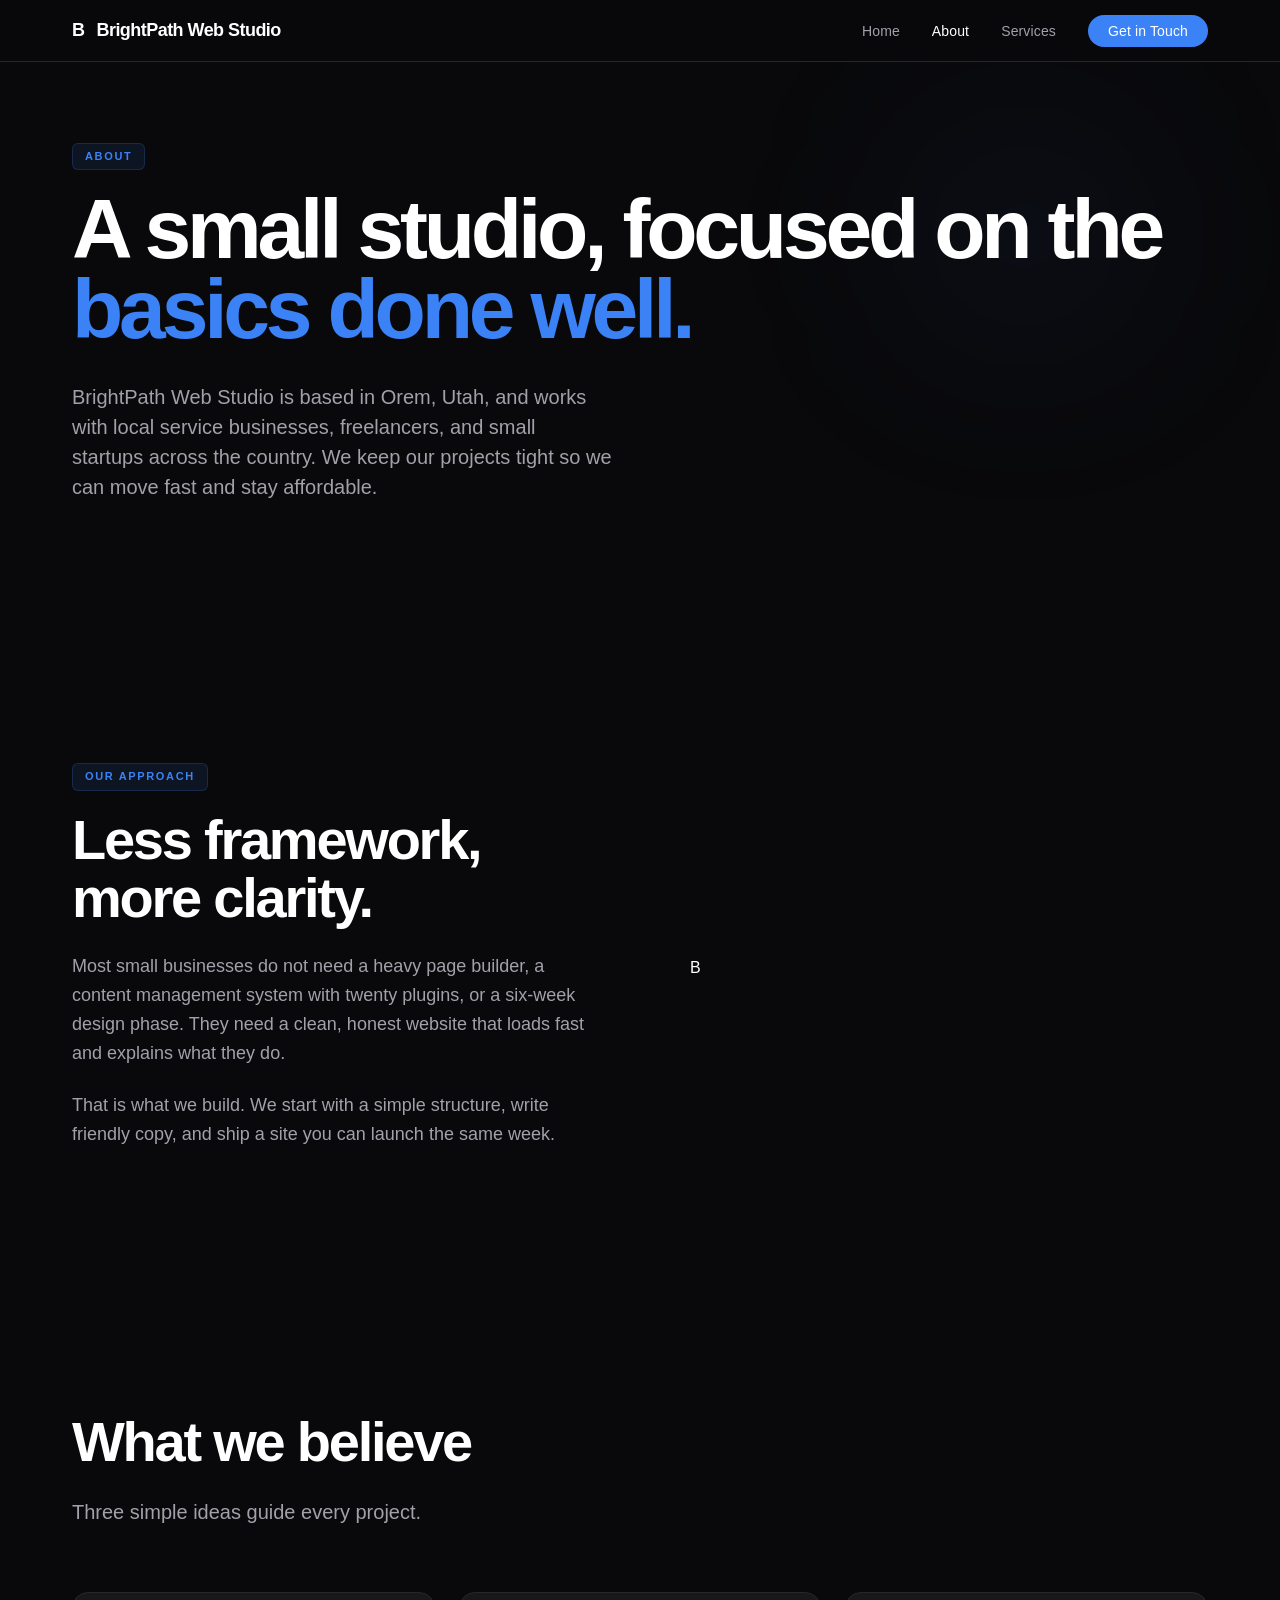
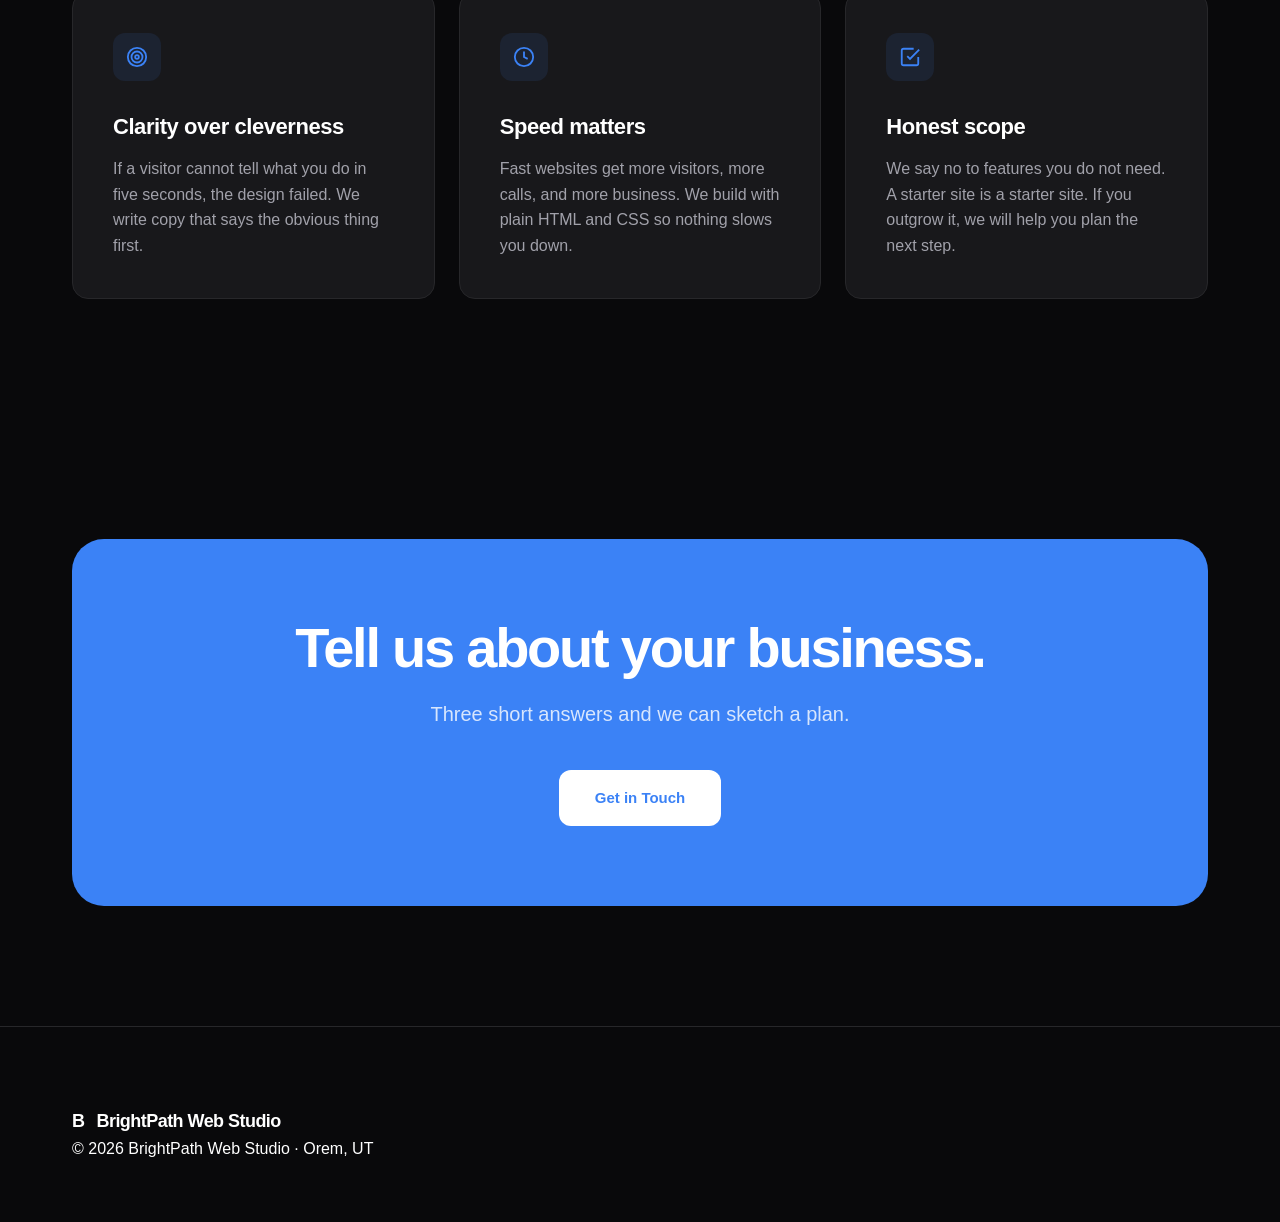
<file: about.html>
<!DOCTYPE html>
<html lang="en">
<head>
  <meta charset="UTF-8">
  <meta name="viewport" content="width=device-width, initial-scale=1.0">
  <title>About | BrightPath Web Studio</title>
  <meta name="description" content="BrightPath Web Studio is a small web design studio in Orem, Utah, building straightforward starter websites for small businesses across the U.S.">
  <meta name="google-site-verification" content="google-site-verification-token">
  <link rel="stylesheet" href="css/base.css">
</head>
<body>

  <header class="site-header">
    <nav class="nav">
      <a href="index.html" class="brand">
        <span class="brand-mark">B</span>
        <span>BrightPath Web Studio</span>
      </a>
      <button class="nav-toggle" aria-label="Menu">
        <svg width="22" height="22" viewBox="0 0 24 24" fill="none" stroke="currentColor" stroke-width="2"><line x1="3" y1="6" x2="21" y2="6"/><line x1="3" y1="12" x2="21" y2="12"/><line x1="3" y1="18" x2="21" y2="18"/></svg>
      </button>
      <ul class="nav-links">
        <li><a href="index.html">Home</a></li>
        <li><a href="about.html">About</a></li>
        <li><a href="services.html">Services</a></li>
        <li><a href="contact.html" class="nav-cta">Get in Touch</a></li>
      </ul>
    </nav>
  </header>

  <main>
    <section class="hero">
      <div class="container hero-content">
        <span class="eyebrow">About</span>
        <h1>A small studio, focused on the <span class="accent">basics done well.</span></h1>
        <p class="lead">BrightPath Web Studio is based in Orem, Utah, and works with local service businesses, freelancers, and small startups across the country. We keep our projects tight so we can move fast and stay affordable.</p>
      </div>
    </section>

    <section>
      <div class="container two-col">
        <div class="stack">
          <span class="eyebrow">Our Approach</span>
          <h2>Less framework, more clarity.</h2>
          <p>Most small businesses do not need a heavy page builder, a content management system with twenty plugins, or a six-week design phase. They need a clean, honest website that loads fast and explains what they do.</p>
          <p>That is what we build. We start with a simple structure, write friendly copy, and ship a site you can launch the same week.</p>
        </div>
        <div class="visual">
          <div class="visual-grid"></div>
          <span class="visual-blob">B</span>
        </div>
      </div>
    </section>

    <section>
      <div class="container">
        <div class="section-head">
          <h2>What we believe</h2>
          <p>Three simple ideas guide every project.</p>
        </div>
        <div class="grid">
          <div class="card">
            <div class="icon">
              <svg width="22" height="22" viewBox="0 0 24 24" fill="none" stroke="currentColor" stroke-width="2"><circle cx="12" cy="12" r="10"/><circle cx="12" cy="12" r="6"/><circle cx="12" cy="12" r="2"/></svg>
            </div>
            <h3>Clarity over cleverness</h3>
            <p>If a visitor cannot tell what you do in five seconds, the design failed. We write copy that says the obvious thing first.</p>
          </div>
          <div class="card">
            <div class="icon">
              <svg width="22" height="22" viewBox="0 0 24 24" fill="none" stroke="currentColor" stroke-width="2"><circle cx="12" cy="12" r="10"/><polyline points="12 6 12 12 16 14"/></svg>
            </div>
            <h3>Speed matters</h3>
            <p>Fast websites get more visitors, more calls, and more business. We build with plain HTML and CSS so nothing slows you down.</p>
          </div>
          <div class="card">
            <div class="icon">
              <svg width="22" height="22" viewBox="0 0 24 24" fill="none" stroke="currentColor" stroke-width="2"><path d="M9 11l3 3L22 4"/><path d="M21 12v7a2 2 0 0 1-2 2H5a2 2 0 0 1-2-2V5a2 2 0 0 1 2-2h11"/></svg>
            </div>
            <h3>Honest scope</h3>
            <p>We say no to features you do not need. A starter site is a starter site. If you outgrow it, we will help you plan the next step.</p>
          </div>
        </div>
      </div>
    </section>

    <section>
      <div class="container">
        <div class="cta-banner">
          <h2>Tell us about your business.</h2>
          <p>Three short answers and we can sketch a plan.</p>
          <a href="contact.html" class="btn btn-primary">Get in Touch</a>
        </div>
      </div>
    </section>
  </main>

  <footer class="site-footer">
    <div class="container footer-content">
      <a href="index.html" class="brand">
        <span class="brand-mark">B</span>
        <span>BrightPath Web Studio</span>
      </a>
      <p>© 2026 BrightPath Web Studio · Orem, UT</p>
    </div>
  </footer>

  <script src="js/main.js"></script>
</body>
</html>
</file>
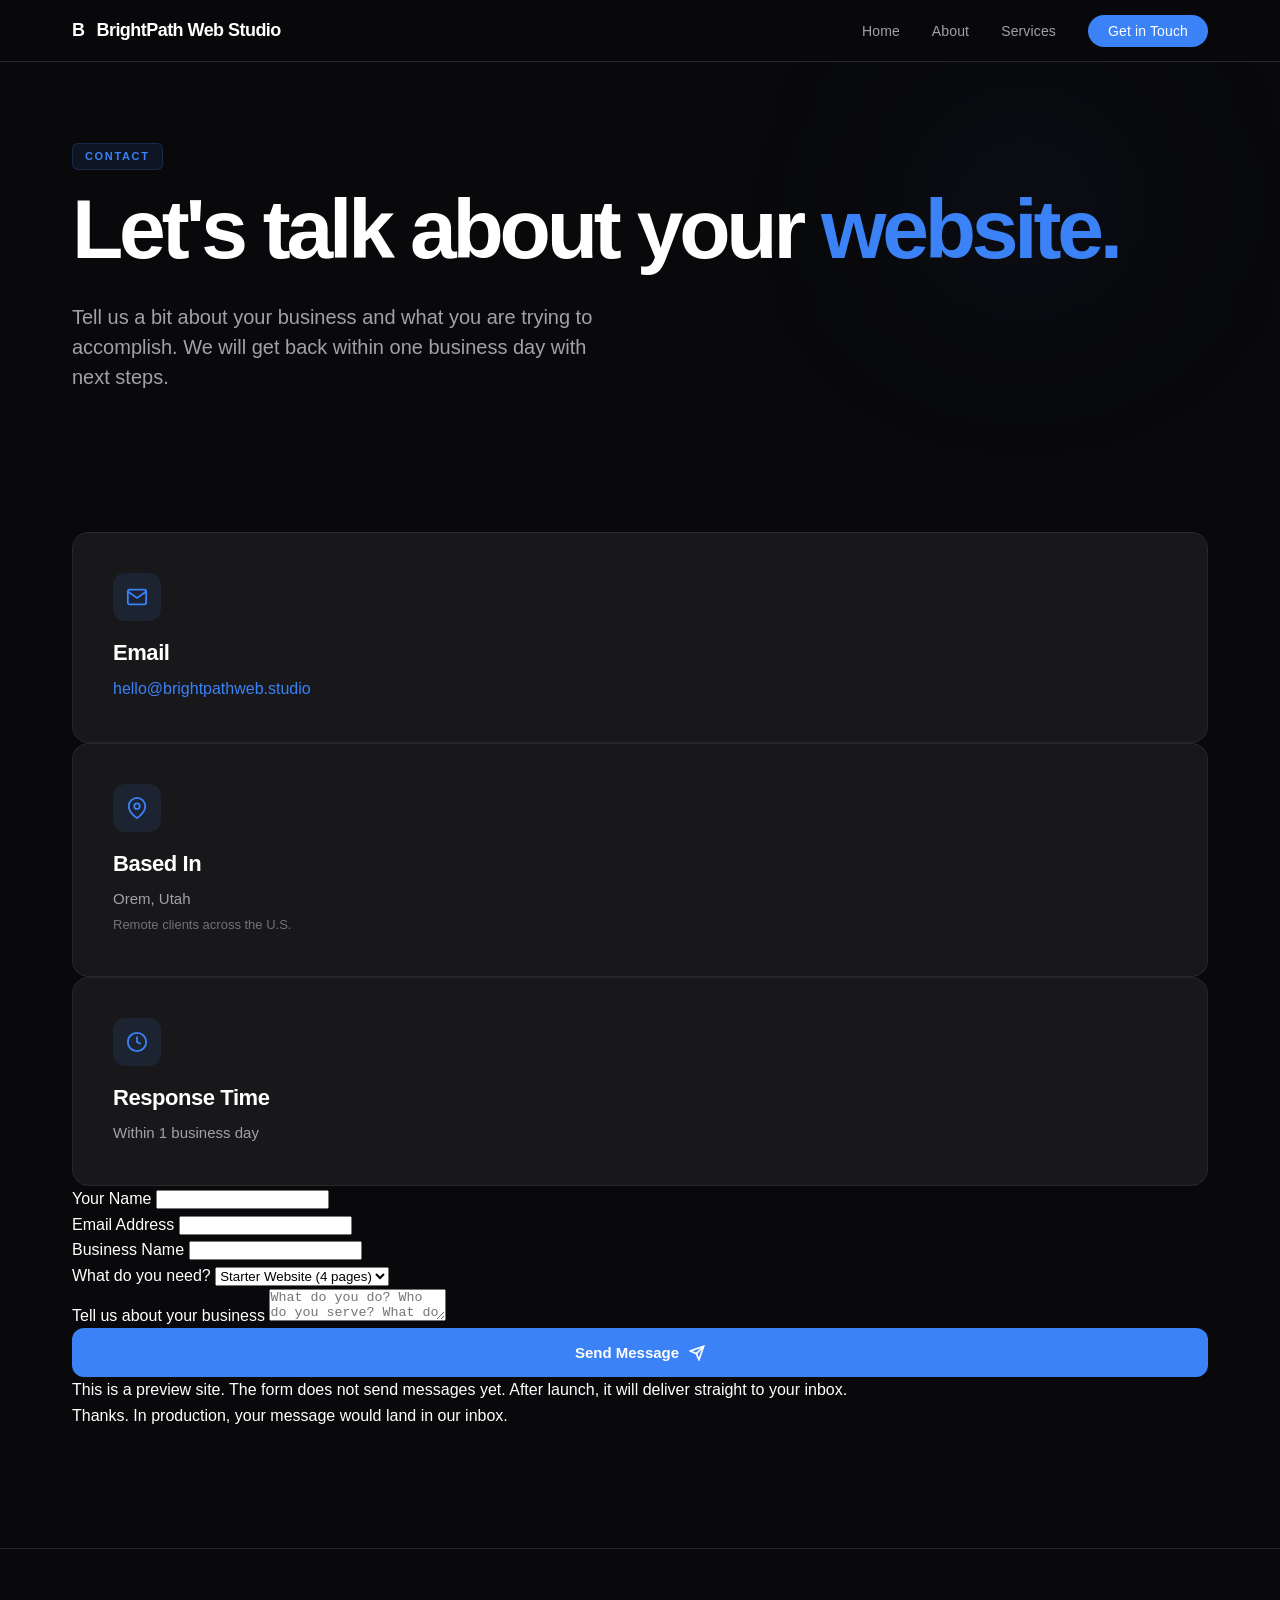
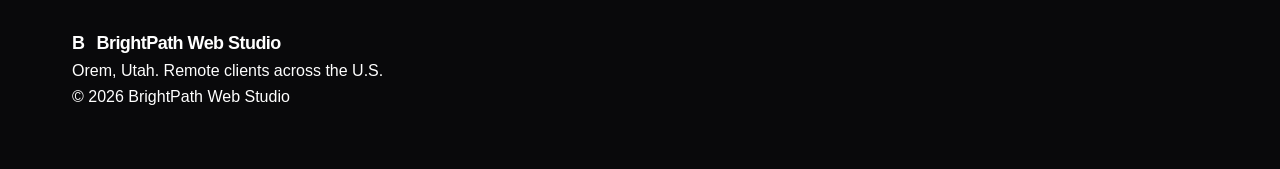
<file: contact.html>
<!DOCTYPE html>
<html lang="en">
<head>
  <meta charset="UTF-8">
  <meta name="viewport" content="width=device-width, initial-scale=1.0">
  <title>Contact | BrightPath Web Studio</title>
  <meta name="description" content="Tell us about your business and we will get back within one business day. BrightPath Web Studio builds simple websites for small businesses.">
  <meta name="google-site-verification" content="google-site-verification-token">
  <link rel="stylesheet" href="css/base.css">
</head>
<body>

  <header class="site-header">
    <nav class="nav">
      <a href="index.html" class="brand">
        <span class="brand-mark">B</span>
        <span>BrightPath Web Studio</span>
      </a>
      <button class="nav-toggle" aria-label="Menu">
        <svg width="22" height="22" viewBox="0 0 24 24" fill="none" stroke="currentColor" stroke-width="2"><line x1="3" y1="6" x2="21" y2="6"/><line x1="3" y1="12" x2="21" y2="12"/><line x1="3" y1="18" x2="21" y2="18"/></svg>
      </button>
      <ul class="nav-links">
        <li><a href="index.html">Home</a></li>
        <li><a href="about.html">About</a></li>
        <li><a href="services.html">Services</a></li>
        <li><a href="contact.html" class="nav-cta">Get in Touch</a></li>
      </ul>
    </nav>
  </header>

  <main>
    <section class="hero">
      <div class="container hero-content">
        <span class="eyebrow">Contact</span>
        <h1>Let's talk about your <span class="accent">website.</span></h1>
        <p class="lead">Tell us a bit about your business and what you are trying to accomplish. We will get back within one business day with next steps.</p>
      </div>
    </section>

    <section style="padding-top:0">
      <div class="container">

        <div class="contact-info">
          <div class="card">
            <div class="icon" style="margin:0 auto 14px">
              <svg width="22" height="22" viewBox="0 0 24 24" fill="none" stroke="currentColor" stroke-width="2"><path d="M4 4h16c1.1 0 2 .9 2 2v12c0 1.1-.9 2-2 2H4c-1.1 0-2-.9-2-2V6c0-1.1.9-2 2-2z"/><polyline points="22,6 12,13 2,6"/></svg>
            </div>
            <h3 style="margin-bottom:6px">Email</h3>
            <a href="mailto:hello@brightpathweb.studio">hello@brightpathweb.studio</a>
          </div>
          <div class="card">
            <div class="icon" style="margin:0 auto 14px">
              <svg width="22" height="22" viewBox="0 0 24 24" fill="none" stroke="currentColor" stroke-width="2"><path d="M21 10c0 7-9 13-9 13s-9-6-9-13a9 9 0 0 1 18 0z"/><circle cx="12" cy="10" r="3"/></svg>
            </div>
            <h3 style="margin-bottom:6px">Based In</h3>
            <p style="color:var(--text-dim);font-size:15px">Orem, Utah</p>
            <p style="color:var(--text-mute);font-size:13px;margin-top:4px">Remote clients across the U.S.</p>
          </div>
          <div class="card">
            <div class="icon" style="margin:0 auto 14px">
              <svg width="22" height="22" viewBox="0 0 24 24" fill="none" stroke="currentColor" stroke-width="2"><circle cx="12" cy="12" r="10"/><polyline points="12 6 12 12 16 14"/></svg>
            </div>
            <h3 style="margin-bottom:6px">Response Time</h3>
            <p style="color:var(--text-dim);font-size:15px">Within 1 business day</p>
          </div>
        </div>

        <form class="form contact-form">
          <div class="form-row">
            <label for="name">Your Name</label>
            <input type="text" id="name" name="name" required>
          </div>
          <div class="form-row">
            <label for="email">Email Address</label>
            <input type="email" id="email" name="email" required>
          </div>
          <div class="form-row">
            <label for="business">Business Name</label>
            <input type="text" id="business" name="business">
          </div>
          <div class="form-row">
            <label for="service">What do you need?</label>
            <select id="service" name="service">
              <option value="starter">Starter Website (4 pages)</option>
              <option value="landing">One-Page Landing Site</option>
              <option value="redesign">Basic Redesign</option>
              <option value="maintenance">Simple Maintenance</option>
              <option value="unsure">Not sure yet</option>
            </select>
          </div>
          <div class="form-row">
            <label for="message">Tell us about your business</label>
            <textarea id="message" name="message" placeholder="What do you do? Who do you serve? What do you want visitors to do on your site?" required></textarea>
          </div>
          <button type="submit" class="btn btn-primary" style="width:100%;justify-content:center">
            Send Message
            <svg width="16" height="16" viewBox="0 0 24 24" fill="none" stroke="currentColor" stroke-width="2.5"><line x1="22" y1="2" x2="11" y2="13"/><polygon points="22 2 15 22 11 13 2 9 22 2"/></svg>
          </button>
          <div class="form-note">This is a preview site. The form does not send messages yet. After launch, it will deliver straight to your inbox.</div>
          <div class="success-msg">Thanks. In production, your message would land in our inbox.</div>
        </form>

      </div>
    </section>
  </main>

  <footer class="site-footer">
    <div class="container footer-content">
      <a href="index.html" class="brand">
        <span class="brand-mark">B</span>
        <span>BrightPath Web Studio</span>
      </a>
      <p>Orem, Utah. Remote clients across the U.S.</p>
      <p>&copy; 2026 BrightPath Web Studio</p>
    </div>
  </footer>

  <script src="js/main.js"></script>
</body>
</html>
</file>
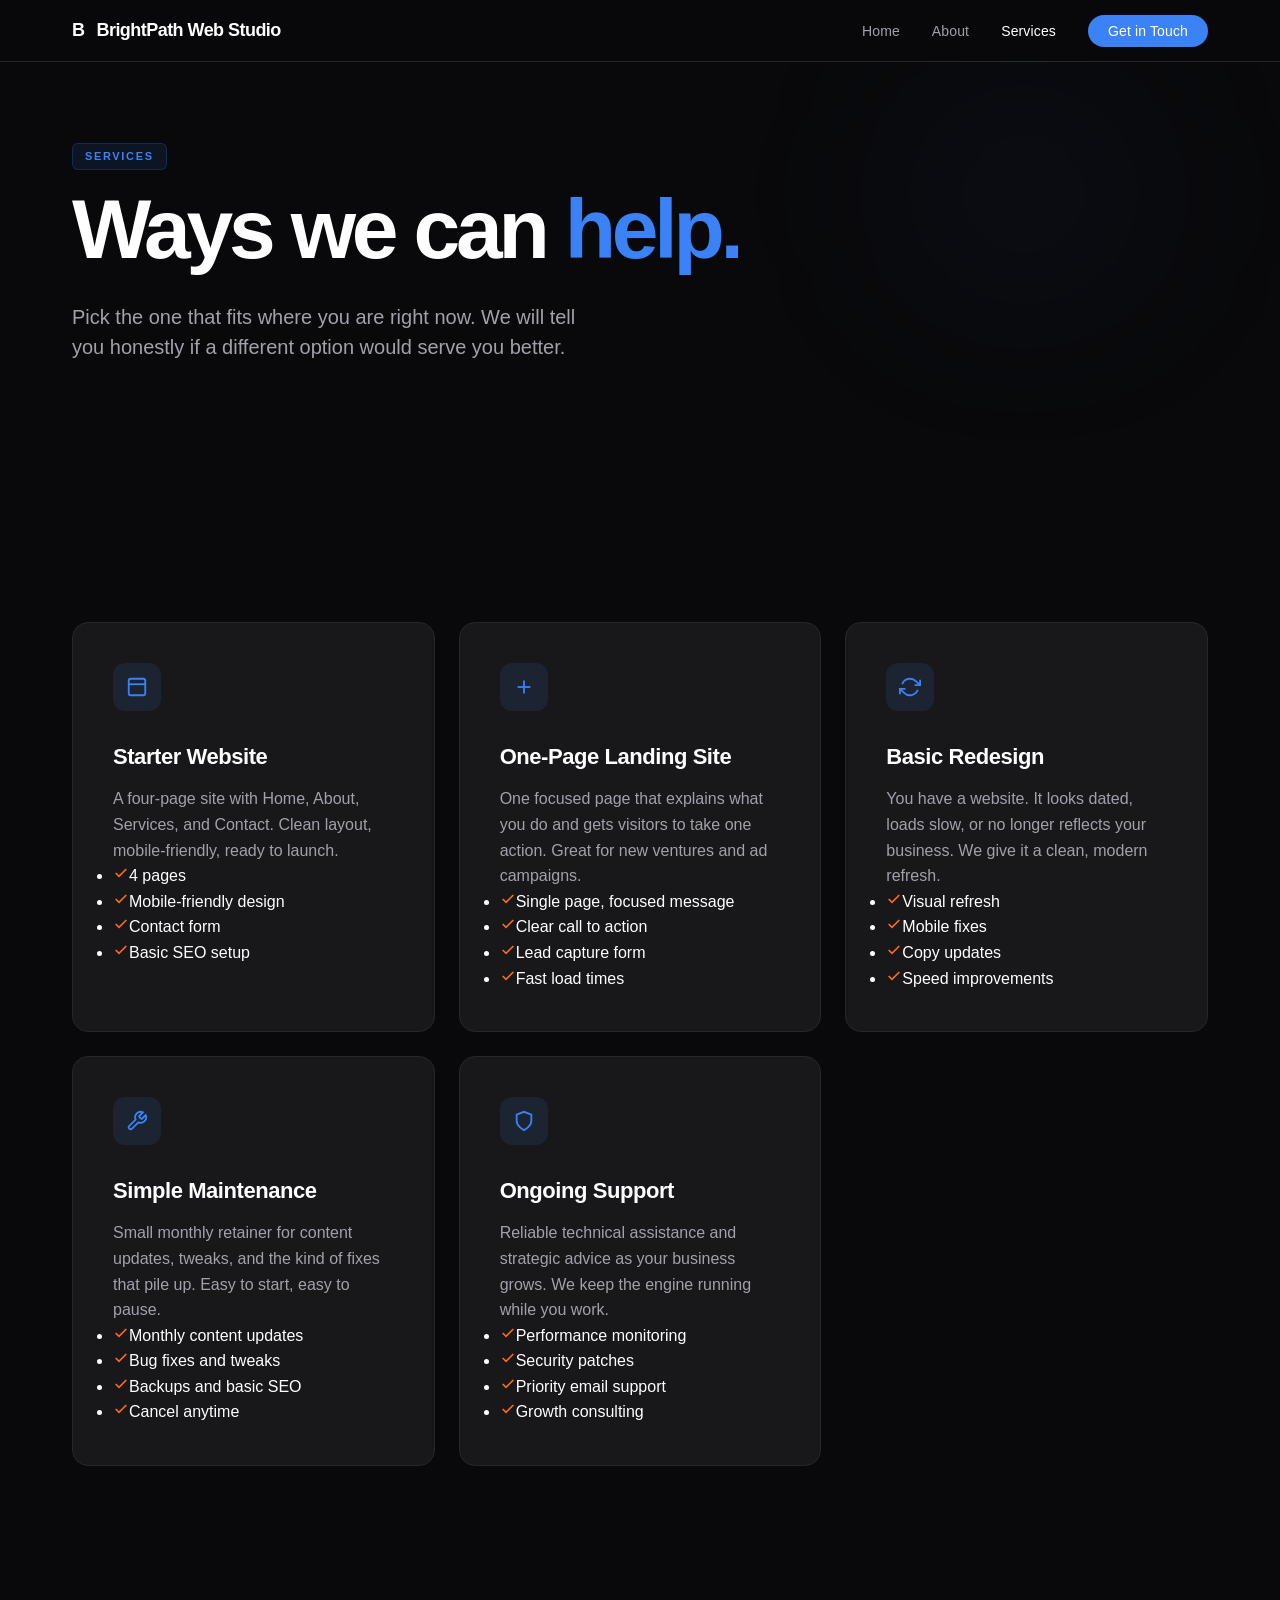
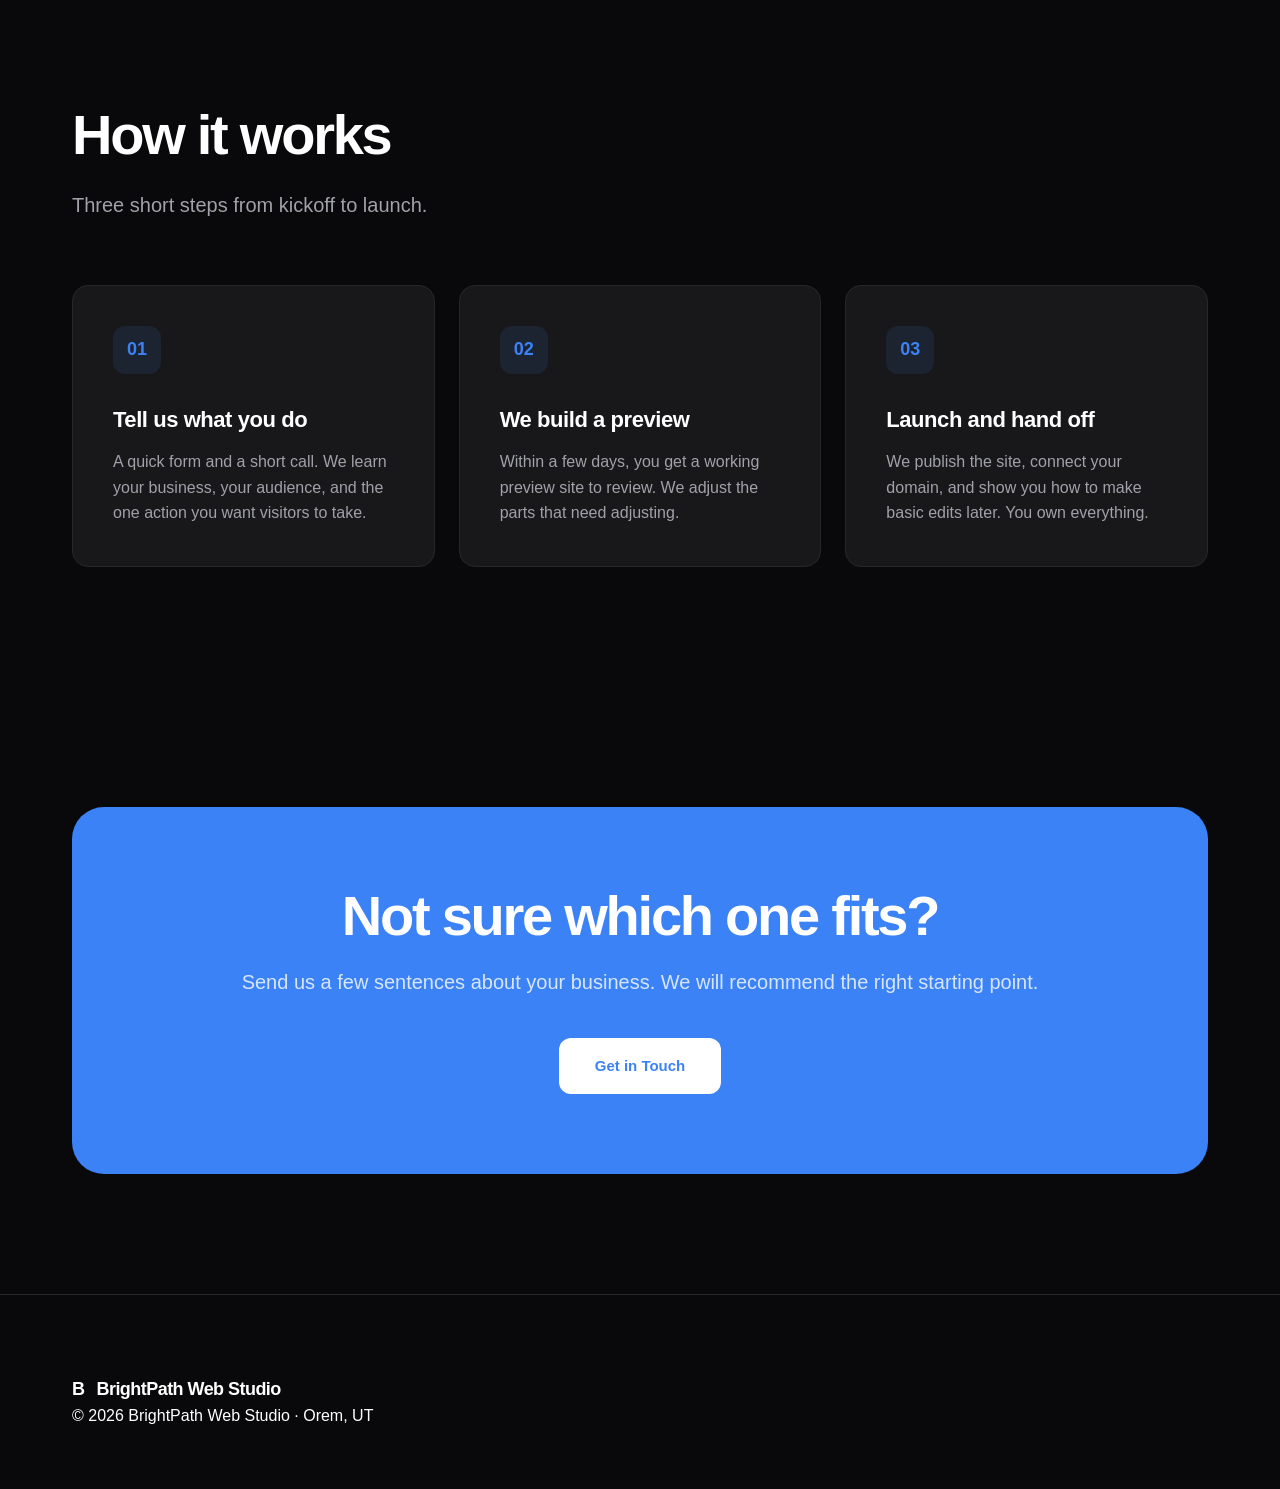
<file: services.html>
<!DOCTYPE html>
<html lang="en">
<head>
  <meta charset="UTF-8">
  <meta name="viewport" content="width=device-width, initial-scale=1.0">
  <title>Services | BrightPath Web Studio</title>
  <meta name="description" content="Starter websites, one-page landing sites, basic redesigns, and simple maintenance from BrightPath Web Studio.">
  <link rel="stylesheet" href="css/base.css">
</head>
<body>

  <header class="site-header">
    <nav class="nav">
      <a href="index.html" class="brand">
        <span class="brand-mark">B</span>
        <span>BrightPath Web Studio</span>
      </a>
      <button class="nav-toggle" aria-label="Menu">
        <svg width="22" height="22" viewBox="0 0 24 24" fill="none" stroke="currentColor" stroke-width="2"><line x1="3" y1="6" x2="21" y2="6"/><line x1="3" y1="12" x2="21" y2="12"/><line x1="3" y1="18" x2="21" y2="18"/></svg>
      </button>
      <ul class="nav-links">
        <li><a href="index.html">Home</a></li>
        <li><a href="about.html">About</a></li>
        <li><a href="services.html">Services</a></li>
        <li><a href="contact.html" class="nav-cta">Get in Touch</a></li>
      </ul>
    </nav>
  </header>

  <main>
    <section class="hero">
      <div class="container hero-content">
        <span class="eyebrow">Services</span>
        <h1>Ways we can <span class="accent">help.</span></h1>
        <p class="lead">Pick the one that fits where you are right now. We will tell you honestly if a different option would serve you better.</p>
      </div>
    </section>

    <section>
      <div class="container">
        <div class="grid">

          <div class="card price-card">
            <div class="icon">
              <svg width="22" height="22" viewBox="0 0 24 24" fill="none" stroke="currentColor" stroke-width="2"><rect x="3" y="3" width="18" height="18" rx="2"/><path d="M3 9h18"/></svg>
            </div>
            <h3>Starter Website</h3>
            <p>A four-page site with Home, About, Services, and Contact. Clean layout, mobile-friendly, ready to launch.</p>
            <ul>
              <li><svg width="16" height="16" viewBox="0 0 24 24" fill="none" stroke="#ff6a1a" stroke-width="2.5"><polyline points="20 6 9 17 4 12"/></svg>4 pages</li>
              <li><svg width="16" height="16" viewBox="0 0 24 24" fill="none" stroke="#ff6a1a" stroke-width="2.5"><polyline points="20 6 9 17 4 12"/></svg>Mobile-friendly design</li>
              <li><svg width="16" height="16" viewBox="0 0 24 24" fill="none" stroke="#ff6a1a" stroke-width="2.5"><polyline points="20 6 9 17 4 12"/></svg>Contact form</li>
              <li><svg width="16" height="16" viewBox="0 0 24 24" fill="none" stroke="#ff6a1a" stroke-width="2.5"><polyline points="20 6 9 17 4 12"/></svg>Basic SEO setup</li>
            </ul>
          </div>

          <div class="card price-card">
            <div class="icon">
              <svg width="22" height="22" viewBox="0 0 24 24" fill="none" stroke="currentColor" stroke-width="2"><line x1="12" y1="5" x2="12" y2="19"/><line x1="5" y1="12" x2="19" y2="12"/></svg>
            </div>
            <h3>One-Page Landing Site</h3>
            <p>One focused page that explains what you do and gets visitors to take one action. Great for new ventures and ad campaigns.</p>
            <ul>
              <li><svg width="16" height="16" viewBox="0 0 24 24" fill="none" stroke="#ff6a1a" stroke-width="2.5"><polyline points="20 6 9 17 4 12"/></svg>Single page, focused message</li>
              <li><svg width="16" height="16" viewBox="0 0 24 24" fill="none" stroke="#ff6a1a" stroke-width="2.5"><polyline points="20 6 9 17 4 12"/></svg>Clear call to action</li>
              <li><svg width="16" height="16" viewBox="0 0 24 24" fill="none" stroke="#ff6a1a" stroke-width="2.5"><polyline points="20 6 9 17 4 12"/></svg>Lead capture form</li>
              <li><svg width="16" height="16" viewBox="0 0 24 24" fill="none" stroke="#ff6a1a" stroke-width="2.5"><polyline points="20 6 9 17 4 12"/></svg>Fast load times</li>
            </ul>
          </div>

          <div class="card price-card">
            <div class="icon">
              <svg width="22" height="22" viewBox="0 0 24 24" fill="none" stroke="currentColor" stroke-width="2"><path d="M23 4v6h-6"/><path d="M1 20v-6h6"/><path d="M3.51 9a9 9 0 0 1 14.85-3.36L23 10"/><path d="M20.49 15a9 9 0 0 1-14.85 3.36L1 14"/></svg>
            </div>
            <h3>Basic Redesign</h3>
            <p>You have a website. It looks dated, loads slow, or no longer reflects your business. We give it a clean, modern refresh.</p>
            <ul>
              <li><svg width="16" height="16" viewBox="0 0 24 24" fill="none" stroke="#ff6a1a" stroke-width="2.5"><polyline points="20 6 9 17 4 12"/></svg>Visual refresh</li>
              <li><svg width="16" height="16" viewBox="0 0 24 24" fill="none" stroke="#ff6a1a" stroke-width="2.5"><polyline points="20 6 9 17 4 12"/></svg>Mobile fixes</li>
              <li><svg width="16" height="16" viewBox="0 0 24 24" fill="none" stroke="#ff6a1a" stroke-width="2.5"><polyline points="20 6 9 17 4 12"/></svg>Copy updates</li>
              <li><svg width="16" height="16" viewBox="0 0 24 24" fill="none" stroke="#ff6a1a" stroke-width="2.5"><polyline points="20 6 9 17 4 12"/></svg>Speed improvements</li>
            </ul>
          </div>

          <div class="card price-card">
            <div class="icon">
              <svg width="22" height="22" viewBox="0 0 24 24" fill="none" stroke="currentColor" stroke-width="2"><path d="M14.7 6.3a1 1 0 0 0 0 1.4l1.6 1.6a1 1 0 0 0 1.4 0l3.77-3.77a6 6 0 0 1-7.94 7.94l-6.91 6.91a2.12 2.12 0 0 1-3-3l6.91-6.91a6 6 0 0 1 7.94-7.94l-3.76 3.76z"/></svg>
            </div>
            <h3>Simple Maintenance</h3>
            <p>Small monthly retainer for content updates, tweaks, and the kind of fixes that pile up. Easy to start, easy to pause.</p>
            <ul>
              <li><svg width="16" height="16" viewBox="0 0 24 24" fill="none" stroke="#ff6a1a" stroke-width="2.5"><polyline points="20 6 9 17 4 12"/></svg>Monthly content updates</li>
              <li><svg width="16" height="16" viewBox="0 0 24 24" fill="none" stroke="#ff6a1a" stroke-width="2.5"><polyline points="20 6 9 17 4 12"/></svg>Bug fixes and tweaks</li>
              <li><svg width="16" height="16" viewBox="0 0 24 24" fill="none" stroke="#ff6a1a" stroke-width="2.5"><polyline points="20 6 9 17 4 12"/></svg>Backups and basic SEO</li>
              <li><svg width="16" height="16" viewBox="0 0 24 24" fill="none" stroke="#ff6a1a" stroke-width="2.5"><polyline points="20 6 9 17 4 12"/></svg>Cancel anytime</li>
            </ul>
          </div>

          <div class="card price-card">
            <div class="icon">
              <svg width="22" height="22" viewBox="0 0 24 24" fill="none" stroke="currentColor" stroke-width="2"><path d="M12 22s8-4 8-10V5l-8-3-8 3v7c0 6 8 10 8 10z"/></svg>
            </div>
            <h3>Ongoing Support</h3>
            <p>Reliable technical assistance and strategic advice as your business grows. We keep the engine running while you work.</p>
            <ul>
              <li><svg width="16" height="16" viewBox="0 0 24 24" fill="none" stroke="#ff6a1a" stroke-width="2.5"><polyline points="20 6 9 17 4 12"/></svg>Performance monitoring</li>
              <li><svg width="16" height="16" viewBox="0 0 24 24" fill="none" stroke="#ff6a1a" stroke-width="2.5"><polyline points="20 6 9 17 4 12"/></svg>Security patches</li>
              <li><svg width="16" height="16" viewBox="0 0 24 24" fill="none" stroke="#ff6a1a" stroke-width="2.5"><polyline points="20 6 9 17 4 12"/></svg>Priority email support</li>
              <li><svg width="16" height="16" viewBox="0 0 24 24" fill="none" stroke="#ff6a1a" stroke-width="2.5"><polyline points="20 6 9 17 4 12"/></svg>Growth consulting</li>
            </ul>
          </div>

        </div>
      </div>
    </section>

    <section>
      <div class="container">
        <div class="section-head">
          <h2>How it works</h2>
          <p>Three short steps from kickoff to launch.</p>
        </div>
        <div class="grid">
          <div class="card">
            <div class="icon"><strong style="color:var(--accent);font-size:18px">01</strong></div>
            <h3>Tell us what you do</h3>
            <p>A quick form and a short call. We learn your business, your audience, and the one action you want visitors to take.</p>
          </div>
          <div class="card">
            <div class="icon"><strong style="color:var(--accent);font-size:18px">02</strong></div>
            <h3>We build a preview</h3>
            <p>Within a few days, you get a working preview site to review. We adjust the parts that need adjusting.</p>
          </div>
          <div class="card">
            <div class="icon"><strong style="color:var(--accent);font-size:18px">03</strong></div>
            <h3>Launch and hand off</h3>
            <p>We publish the site, connect your domain, and show you how to make basic edits later. You own everything.</p>
          </div>
        </div>
      </div>
    </section>

    <section>
      <div class="container">
        <div class="cta-banner">
          <h2>Not sure which one fits?</h2>
          <p>Send us a few sentences about your business. We will recommend the right starting point.</p>
          <a href="contact.html" class="btn btn-primary">Get in Touch</a>
        </div>
      </div>
    </section>
  </main>

  <footer class="site-footer">
    <div class="container footer-content">
      <a href="index.html" class="brand">
        <span class="brand-mark">B</span>
        <span>BrightPath Web Studio</span>
      </a>
      <p>© 2026 BrightPath Web Studio · Orem, UT</p>
    </div>
  </footer>

  <script src="js/main.js"></script>
</body>
</html>
</file>
<file: css/base.css>
/* BrightPath Web Studio - Modern Premium Aesthetic */
:root {
  --bg: #09090b;
  --bg-elev: #121214;
  --bg-card: #18181b;
  --text: #ffffff;
  --text-dim: #a1a1aa;
  --text-mute: #71717a;
  --accent: #3b82f6;
  --accent-hover: #60a5fa;
  --border: #27272a;
  --max: 1200px;
  --radius: 16px;
  --radius-sm: 8px;
  --shadow: 0 20px 50px rgba(0,0,0,0.5);
  --font-main: "Inter", -apple-system, BlinkMacSystemFont, "Segoe UI", Roboto, sans-serif;
}

* { box-sizing: border-box; margin: 0; padding: 0; }

html { scroll-behavior: smooth; }

body {
  font-family: var(--font-main);
  background: var(--bg);
  color: var(--text);
  line-height: 1.6;
  font-size: 16px;
  -webkit-font-smoothing: antialiased;
}

img { max-width: 100%; display: block; }

a { color: var(--accent); text-decoration: none; transition: all .2s ease; }
a:hover { color: var(--accent-hover); }

.container { max-width: var(--max); margin: 0 auto; padding: 0 32px; }

/* Header */
.site-header {
  position: sticky;
  top: 0;
  z-index: 100;
  background: rgba(9,9,11,0.7);
  backdrop-filter: blur(20px);
  -webkit-backdrop-filter: blur(20px);
  border-bottom: 1px solid var(--border);
}
.nav {
  display: flex;
  align-items: center;
  justify-content: space-between;
  padding: 16px 32px;
  max-width: var(--max);
  margin: 0 auto;
}
.brand {
  display: flex;
  align-items: center;
  gap: 12px;
  color: var(--text);
  font-weight: 700;
  font-size: 18px;
  letter-spacing: -0.03em;
}
.brand-logo {
  width: 28px;
  height: 28px;
  object-fit: contain;
}
.nav-links {
  display: flex;
  gap: 32px;
  list-style: none;
  align-items: center;
}
.nav-links a {
  color: var(--text-dim);
  font-size: 14px;
  font-weight: 500;
  letter-spacing: 0.01em;
}
.nav-links a:hover, .nav-links a.active { color: var(--text); }
.nav-cta {
  background: var(--accent);
  color: #ffffff !important;
  padding: 8px 20px;
  border-radius: 999px;
  font-weight: 600;
  font-size: 14px;
}
.nav-cta:hover { background: #ffffff; color: var(--accent) !important; transform: translateY(-1px); }

.nav-toggle {
  display: none;
  background: none;
  border: 0;
  color: var(--text);
  cursor: pointer;
}

/* Hero */
.hero {
  padding: 80px 0 100px;
  position: relative;
}
.hero::before {
  content: "";
  position: absolute;
  top: 10%;
  right: 5%;
  width: 30%;
  height: 40%;
  background: radial-gradient(circle, rgba(59,130,246,0.12) 0%, transparent 70%);
  filter: blur(100px);
  pointer-events: none;
}
.hero-content {
  position: relative;
  z-index: 2;
}
.hero-visual {
  position: relative;
  display: flex;
  justify-content: center;
  align-items: center;
}
.hero-img {
  width: 100%;
  aspect-ratio: 4/3;
  object-fit: cover;
  border-radius: 24px;
  box-shadow: var(--shadow);
  border: 1px solid var(--border);
}

.eyebrow {
  display: inline-flex;
  align-items: center;
  color: var(--accent);
  font-size: 11px;
  font-weight: 700;
  letter-spacing: 0.15em;
  text-transform: uppercase;
  margin-bottom: 20px;
  padding: 4px 12px;
  background: rgba(59,130,246,0.1);
  border: 1px solid rgba(59,130,246,0.2);
  border-radius: 6px;
}
h1 {
  font-size: clamp(44px, 7vw, 84px);
  line-height: 0.95;
  font-weight: 800;
  letter-spacing: -0.05em;
  margin-bottom: 32px;
}
h1 .accent { color: var(--accent); }
.lead {
  font-size: 20px;
  color: var(--text-dim);
  max-width: 540px;
  margin-bottom: 40px;
  line-height: 1.5;
}

/* Buttons */
.btn {
  display: inline-flex;
  align-items: center;
  justify-content: center;
  gap: 10px;
  padding: 16px 36px;
  font-weight: 600;
  font-size: 15px;
  border-radius: 12px;
  cursor: pointer;
  transition: all .2s cubic-bezier(0.4, 0, 0.2, 1);
}
.btn-primary {
  background: var(--accent);
  color: #ffffff;
  border: none;
}
.btn-primary:hover {
  background: var(--accent-hover);
  transform: translateY(-2px);
  box-shadow: 0 4px 14px rgba(59,130,246,0.3);
}
.btn-ghost {
  background: transparent;
  color: var(--text);
  border: 1px solid var(--border);
}
.btn-ghost:hover {
  background: var(--bg-card);
  border-color: var(--text-dim);
}
.btn-group { display: flex; gap: 16px; flex-wrap: wrap; }

/* Sections */
section { padding: 120px 0; }
.section-head {
  max-width: 800px;
  margin: 0 0 64px;
}
.section-head.center {
    margin: 0 auto 64px;
    text-align: center;
}
h2 {
  font-size: clamp(36px, 5vw, 56px);
  line-height: 1.05;
  letter-spacing: -0.04em;
  font-weight: 800;
  margin-bottom: 24px;
}
h3 {
  font-size: 22px;
  font-weight: 700;
  margin-bottom: 12px;
  letter-spacing: -0.02em;
}
.section-head p { color: var(--text-dim); font-size: 20px; }

/* Feature grid */
.grid {
  display: grid;
  grid-template-columns: repeat(auto-fit, minmax(280px, 1fr));
  gap: 24px;
}
.card {
  background: var(--bg-card);
  border: 1px solid var(--border);
  border-radius: var(--radius);
  padding: 40px;
  transition: all .3s ease;
}
.card:hover { 
  border-color: var(--accent); 
  transform: translateY(-8px);
  background: var(--bg-elev);
}
.card .icon {
  width: 48px;
  height: 48px;
  background: rgba(59,130,246,0.1);
  border-radius: 12px;
  display: inline-flex;
  align-items: center;
  justify-content: center;
  color: var(--accent);
  margin-bottom: 28px;
}
.card p { color: var(--text-dim); font-size: 16px; }

/* Modern Two-column Grid */
.two-col {
  display: grid;
  grid-template-columns: 1fr 1fr;
  gap: 100px;
  align-items: center;
}
.stack p { color: var(--text-dim); margin-bottom: 24px; font-size: 18px; }

.stat-grid {
  display: grid;
  grid-template-columns: 1fr 1fr;
  gap: 24px;
  margin-top: 48px;
}
.stat-card {
    padding: 24px;
    background: var(--bg-elev);
    border: 1px solid var(--border);
    border-radius: var(--radius-sm);
}
.stat-card .num {
  display: block;
  font-size: 32px;
  font-weight: 800;
  color: var(--accent);
  letter-spacing: -0.03em;
  margin-bottom: 4px;
}
.stat-card .label { font-size: 12px; color: var(--text-mute); text-transform: uppercase; letter-spacing: 0.1em; font-weight: 700; }

/* CTA banner */
.cta-banner {
  background: var(--accent);
  border-radius: 32px;
  padding: 80px 60px;
  text-align: center;
  color: #fff;
}
.cta-banner h2 { color: #fff; margin-bottom: 20px; }
.cta-banner p { color: rgba(255,255,255,0.8); margin-bottom: 40px; font-size: 20px; font-weight: 500; }
.cta-banner .btn-primary {
  background: #fff;
  color: var(--accent);
}
.cta-banner .btn-primary:hover {
    background: #f8fafc;
}

/* Footer */
.site-footer {
  border-top: 1px solid var(--border);
  padding: 80px 0 60px;
  background: var(--bg);
}
.footer-grid {
    display: grid;
    grid-template-columns: 1.5fr 1fr 1fr 1fr;
    gap: 48px;
    margin-bottom: 60px;
}
.footer-col h4 {
    font-size: 14px;
    text-transform: uppercase;
    letter-spacing: 0.1em;
    margin-bottom: 24px;
    color: var(--text);
}
.footer-links {
    list-style: none;
}
.footer-links li { margin-bottom: 12px; }
.footer-links a { color: var(--text-dim); font-size: 14px; }
.footer-links a:hover { color: var(--accent); }

.footer-bottom {
  display: flex;
  justify-content: space-between;
  align-items: center;
  padding-top: 40px;
  border-top: 1px solid var(--border);
}
.footer-bottom p { color: var(--text-mute); font-size: 14px; }

/* Mobile refinements */
@media (max-width: 1024px) {
    .two-col { gap: 60px; }
}
@media (max-width: 900px) {
  .two-col { grid-template-columns: 1fr; gap: 60px; }
  .hero-visual { order: -1; }
  .hero { text-align: center; padding: 40px 0 60px; }
  .lead { margin-left: auto; margin-right: auto; }
  .btn-group { justify-content: center; }
  .nav-links { display: none; }
  .nav-toggle { display: block; }
  .footer-grid { grid-template-columns: 1fr 1fr; }
  .section-head { text-align: center; margin: 0 auto 48px; }
}
@media (max-width: 600px) {
    .footer-grid { grid-template-columns: 1fr; }
    .footer-bottom { flex-direction: column; gap: 20px; text-align: center; }
}
</file>
